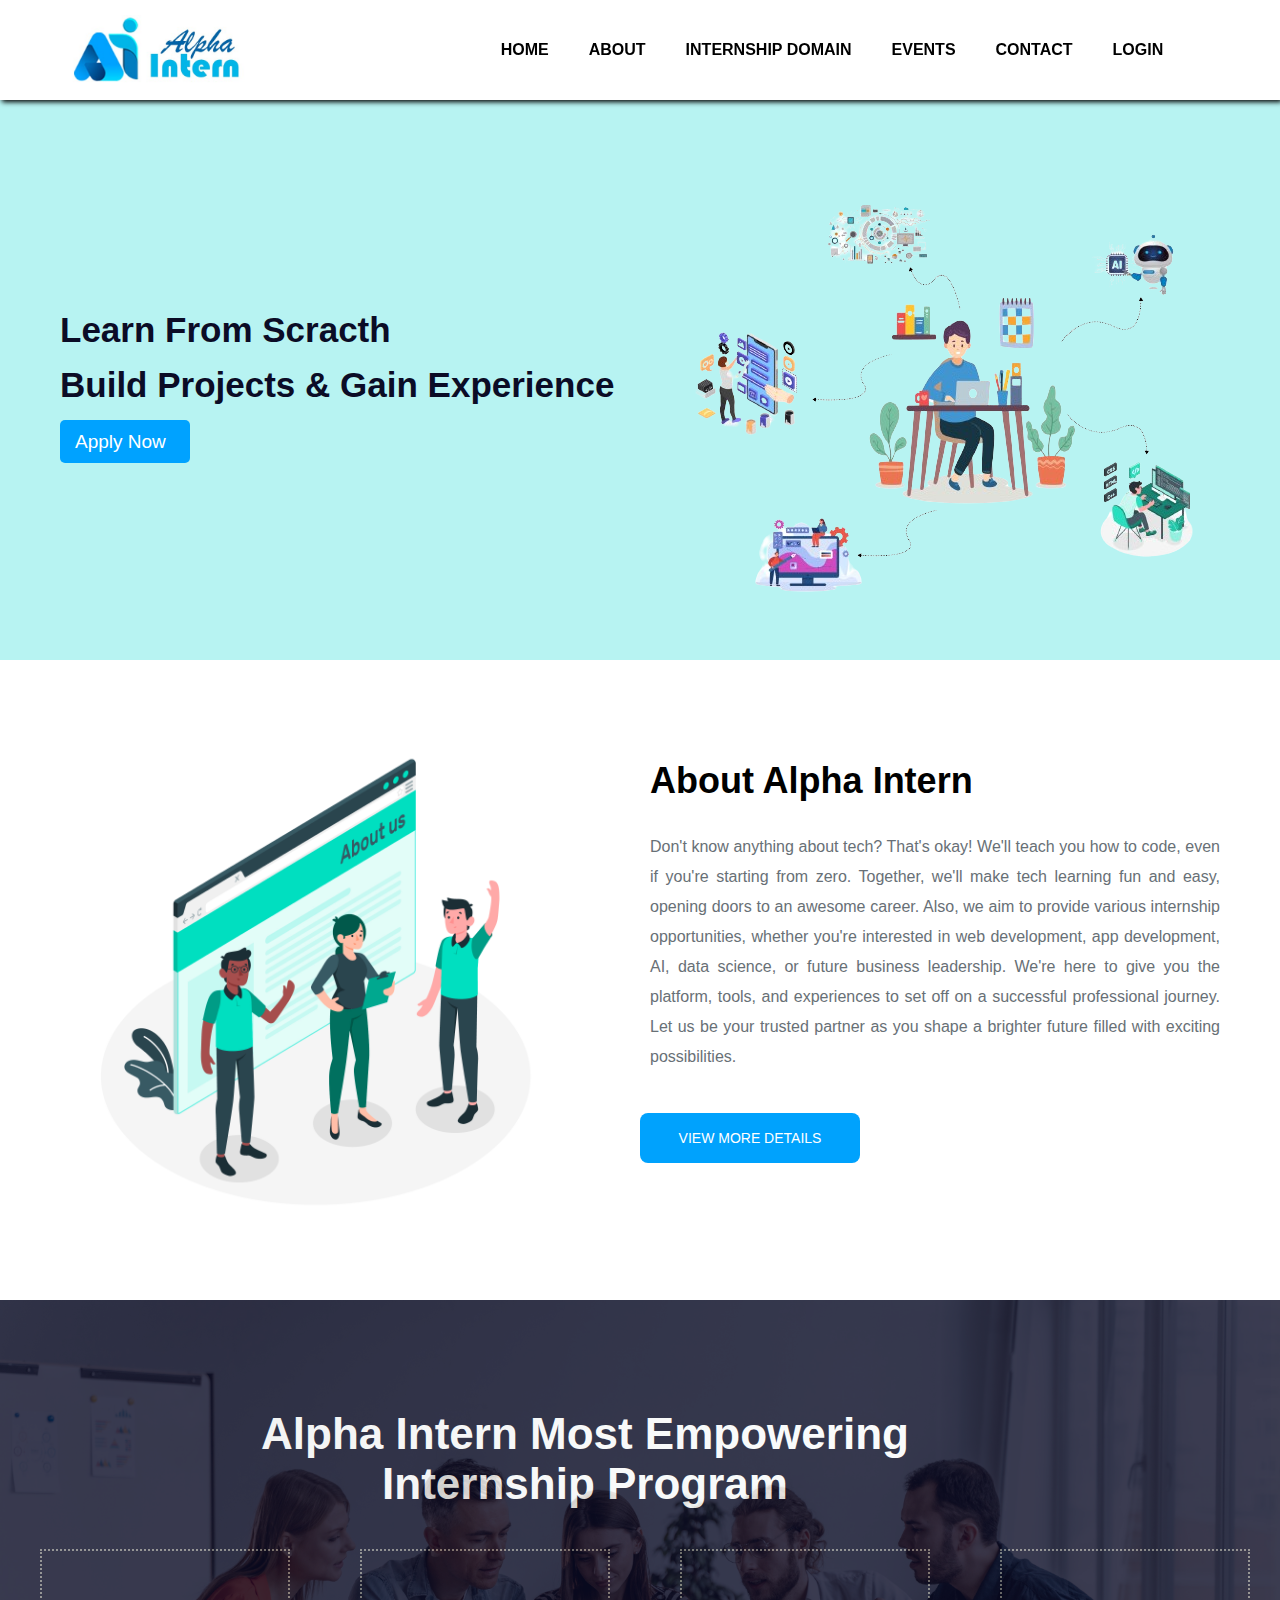
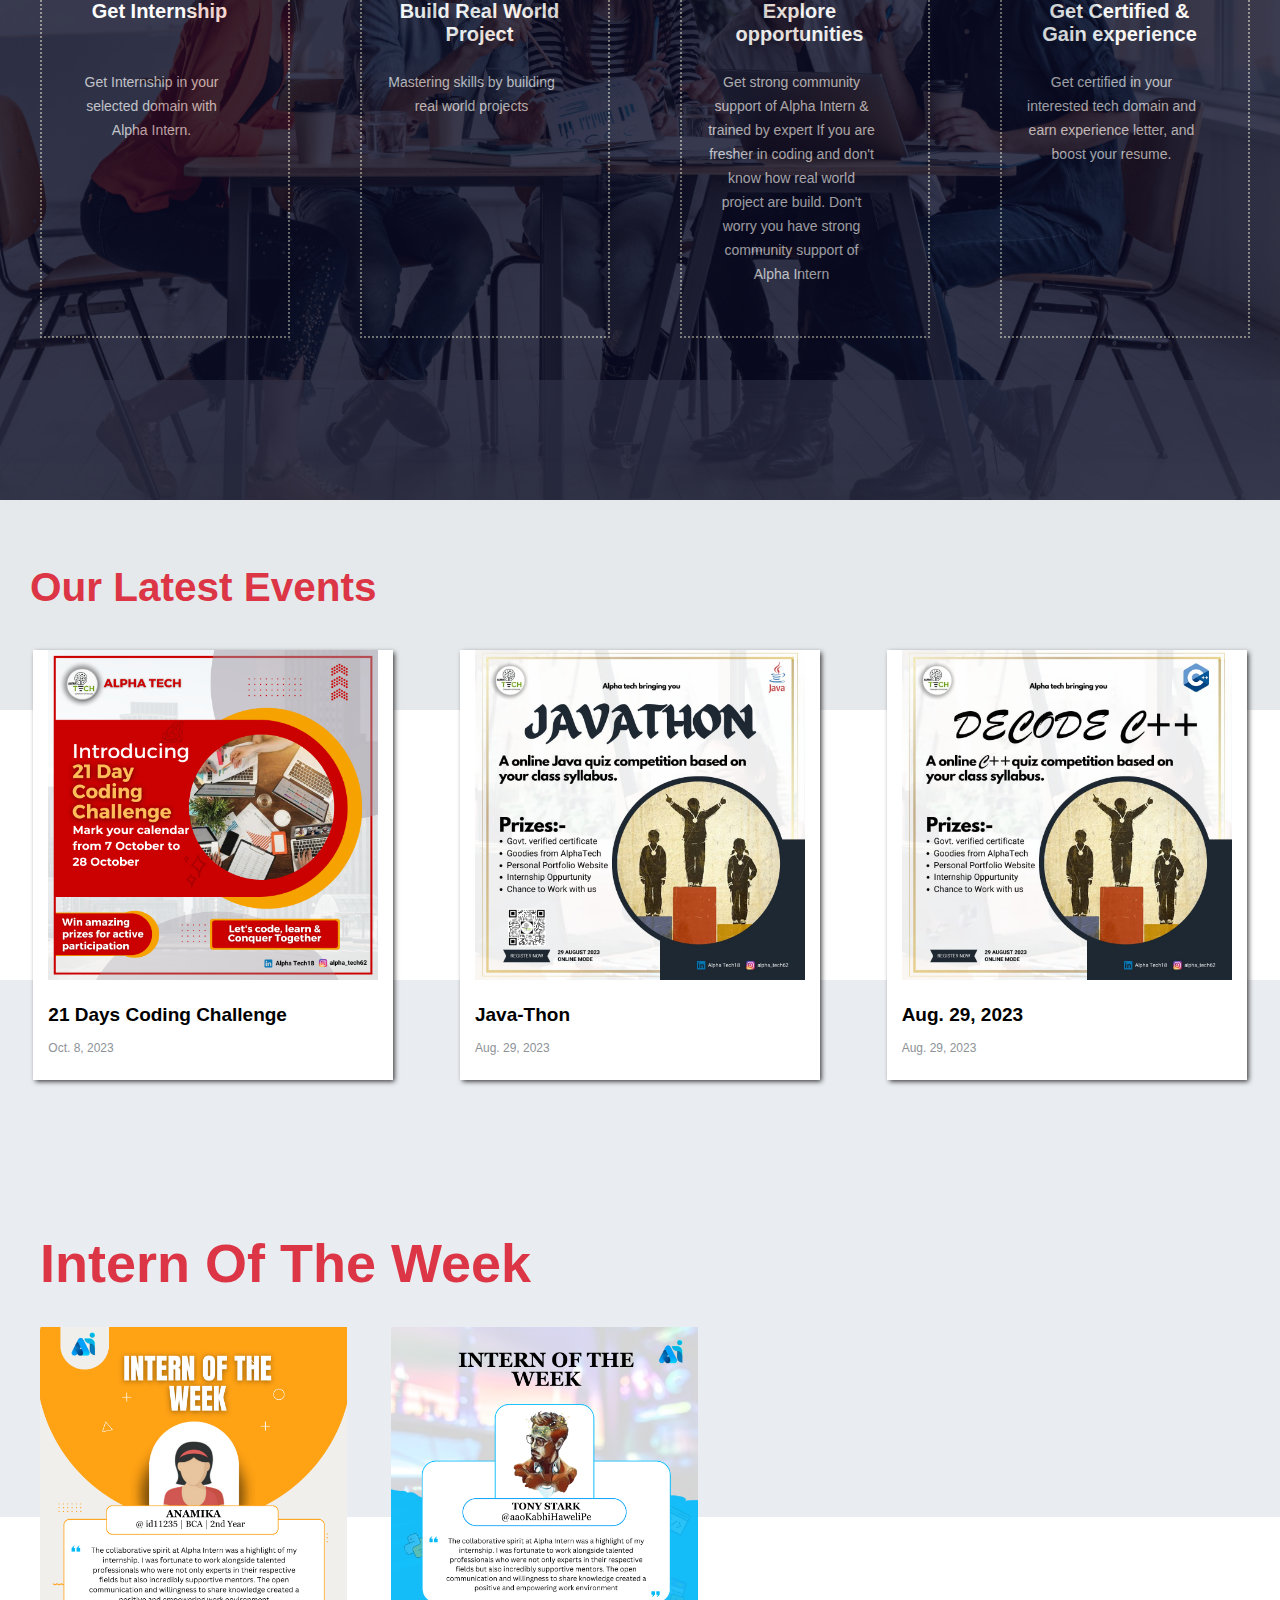
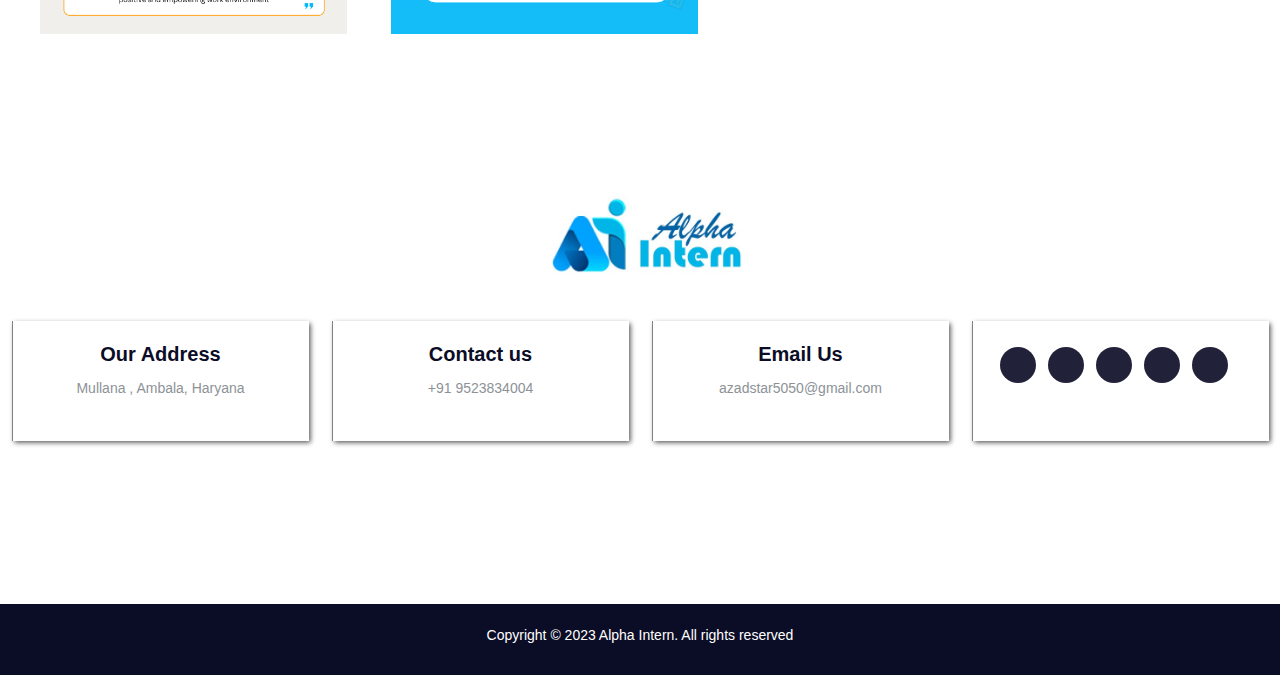
<file: Alpha Intern clone/index.html>
<!DOCTYPE html>
<html lang="en">
<head>
    <meta charset="UTF-8">
    <meta name="viewport" content="width=device-width, initial-scale=1.0">
    <link rel="stylesheet" href="style.css">
    <link rel="icon" href="Screenshot 2024-01-20 154830.png">
    <link rel="stylesheet" href="https://cdnjs.cloudflare.com/ajax/libs/font-awesome/6.5.1/css/all.min.css" integrity="sha512-DTOQO9RWCH3ppGqcWaEA1BIZOC6xxalwEsw9c2QQeAIftl+Vegovlnee1c9QX4TctnWMn13TZye+giMm8e2LwA==" crossorigin="anonymous" referrerpolicy="no-referrer" />
    <title>Alpha Intern </title>
</head>
<body oncontextmenu="return false">
    <div class="nav-head">
        <div class="nav-container">
            <div class="nav-logo">
                <img src="new_logo.jpg" alt="">
            </div>
            <div class="nav-title">
                <p>HOME</p>
                <p>ABOUT</p>
                <p>INTERNSHIP DOMAIN</p>
                <p>EVENTS</p>
                <P>CONTACT</P>
                <P>LOGIN</P>
            </div>
        </div>
    </div>
    <div class="apply-container">
        <div class="apply-text">
            <h2>Learn From Scracth</h2>
            <h2>Build Projects & Gain Experience</h2>
            <button>Apply Now</button>
        </div>
        <div class="apply-img">
            <img src="main-slider.png" alt="">
        </div>
    </div>
    <div class="about-container">
        <div class="about-img">
            <img src="single-img-ten.jpg" alt="">
        </div>
        <div class="about-text">
            <h2>About Alpha Intern</h2>
            <p>Don't know anything about tech? That's okay! We'll teach you how to code, even if you're starting from zero. Together, we'll make tech learning fun and easy, opening doors to an awesome career. Also, we aim to provide various internship opportunities, whether you're interested in web development, app development, AI, data science, or future business leadership. We're here to give you the platform, tools, and experiences to set off on a successful professional journey. Let us be your trusted partner as you shape a brighter future filled with exciting possibilities.</p>
            <button>VIEW MORE DETAILS</button>

        </div>
    </div>
    <div class="internship-program-container">
        <div class="intern-program">
            <div class="intern-program-title">
                <h1>Alpha Intern Most Empowering <br> Internship Program</h1>
            </div>
            <div class="program-container">
                <div class="get-intern">
                    <h5 class="h5">Get Internship</h5>
                    <p>
                        Get Internship in your selected domain with Alpha Intern.
                        
                        </p>
                </div>
                <div class="real-world-project">
                    <h5 class="h5">Build Real World Project</h5>
                    <p>
                        Mastering skills by building real world projects</p>
                </div>
                <div class="Explore-oportunities">
                    <h5 class="h5">Explore opportunities</h5>
                    <p> 
                        Get strong community support of Alpha Intern & trained by expert If you are fresher in coding and don't know how real world project are build. Don't worry you have strong community support of Alpha Intern</p>
                </div>
                <div class="get-certified">
                    <h5 class="h5"> Get Certified & Gain experience</h5>
                    <p> 
                        Get certified in your interested tech domain and earn experience letter, and boost your resume.</p>
                </div>
            </div>
        </div>
    </div>
    <div class="events">
        <h2>Our Latest Events</h2>
    </div>
    <div class="our-program">
        <div class="coding-challenge">
            <img src="at0410.png" alt="">
            <div class="coding-challenge-text">
                <a>21 Days Coding Challenge</a>
                <p>
                    <i class="fa-solid fa-calendar-days"></i>
                    Oct. 8, 2023
                </p>
            </div>
        </div>
        <div class="java-thon">
            <img src="javathon-course.jpg" alt="">
            <div class="java-thone-text">
                <a>Java-Thon </a>
            <p>
                <i class="fa-solid fa-calendar-days"></i>
                Aug. 29, 2023
            </p>
            </div>
        </div>
        <div class="decode">
            <img src="c++.jpg" alt="">
            <div class="decode-text">
                <a> Aug. 29, 2023</a>
            <p>
                <i class="fa-solid fa-calendar-days"></i>
                Aug. 29, 2023
            </p>
            </div>
        </div>
    </div>
    <div class="intern-day">
        <h2>Intern Of The Week</h2>
    </div>
    <div class="inter-container">
        <!-- <div class="anamika">
            
        </div>
        <div class="tony">
            <img src="tony.png" alt="">
        </div> -->
        <img src="anamika.png" alt="">
        <img src="tony.png" alt="">
    </div>
    <div class="alpha-container">
        <div class="alpha-logo">
            <img src="new_logo.jpg" alt="">
        </div>
        <div class="our-details-container">
            <div class="our-details">
                <h5>Our Address</h5>
                <p>Mullana , Ambala, Haryana</p>
            </div>
            <div class="contact">
                <h5>Contact us</h5>
                <p>+91 9523834004</p>
            </div>
            <div class="email">
                <h5>Email Us</h5>
                <p>azadstar5050@gmail.com</p>
            </div>
            <div class="icon">
               <ul>
                <li>
                    <a href="#">
                        <i class="fa-brands fa-facebook"></i>
                    </a>
                </li>
                <li>
                    <a href="#">
                        <i class="fa-brands fa-square-twitter"></i>
                    </a>
                </li>
                <li>
                    <a href="#">
                        <i class="fa-brands fa-youtube"></i>
                    </a>
                </li>
                <li>
                    <a href="#">
                        <i class="fa-brands fa-instagram"></i>
                    </a>
                </li>
                <li>
                    <a href="#">
                        <i class="fa-brands fa-linkedin"></i>
                    </a>
                </li>
               </ul>                
            </div>
        </div>
        
    </div>
    <div class="footer">
        <span>
            Copyright © 2023 Alpha Intern. All rights reserved
        </span>
    </div>
</body>
</html>
</file>
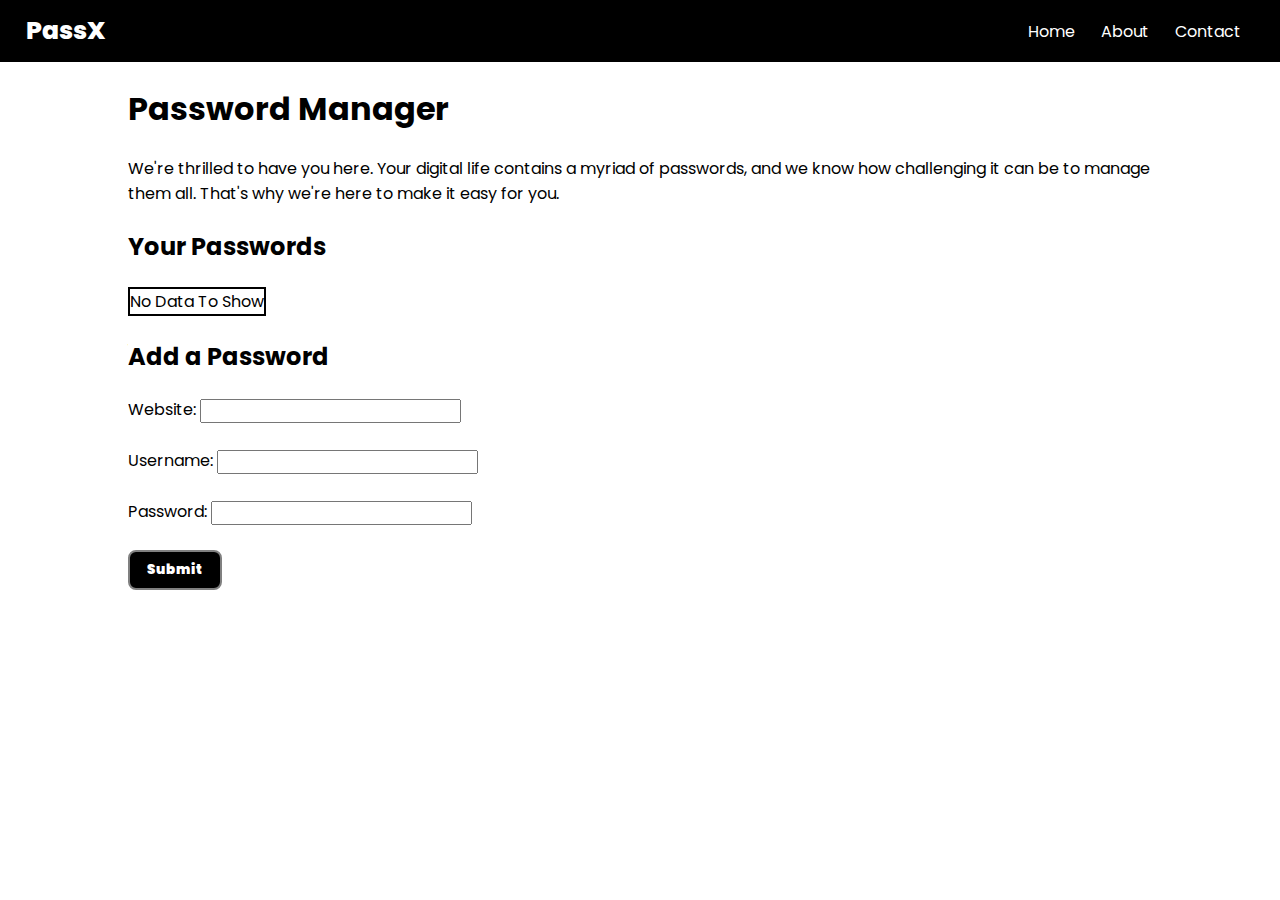
<file: password-manager/index.html>
<!DOCTYPE html>
<html lang="en">

<head>
    <meta charset="UTF-8">
    <meta name="viewport" content="width=device-width, initial-scale=1.0">
    <title>PassX - Your Personal Password Manager</title>
    <link rel="stylesheet" href="style.css">
</head>

<body>
    <nav>
        <div class="logo">PassX</div>
        <ul>
            <li>Home</li>
            <li>About</li>
            <li>Contact</li>
        </ul>
    </nav>
    <div class="container">
        <h1>Password Manager</h1>
        <p>We're thrilled to have you here. Your digital life contains a myriad of passwords, and we know how
            challenging it can be to manage them all. That's why we're here to make it easy for you.</p>
        <h2>Your Passwords <span id="alert">(Copied!)</span></h2> 
        <table>
            <tr>
                <th>Website</th>
                <th>Username</th>
                <th>Password</th>
                <th>Delete</th>
            </tr> 
 
        </table>

        <h2>Add a Password</h2>
        <form action="/submit" method="post">

            <!-- Text input for website -->
            <label for="website">Website:</label>
            <input type="text" id="website" name="website" required>
            <br><br>

            <!-- Text input for username -->
            <label for="username">Username:</label>
            <input type="text" id="username" name="username" required>
            <br><br>

            <!-- Password input -->
            <label for="password">Password:</label>
            <input type="password" id="password" name="password" required>
            <br>
            <!-- Submit button -->
            <button class="btn" type="submit">Submit</button>
        </form>
    </div>
    <script src="script.js"></script>
</body>

</html>
</file>
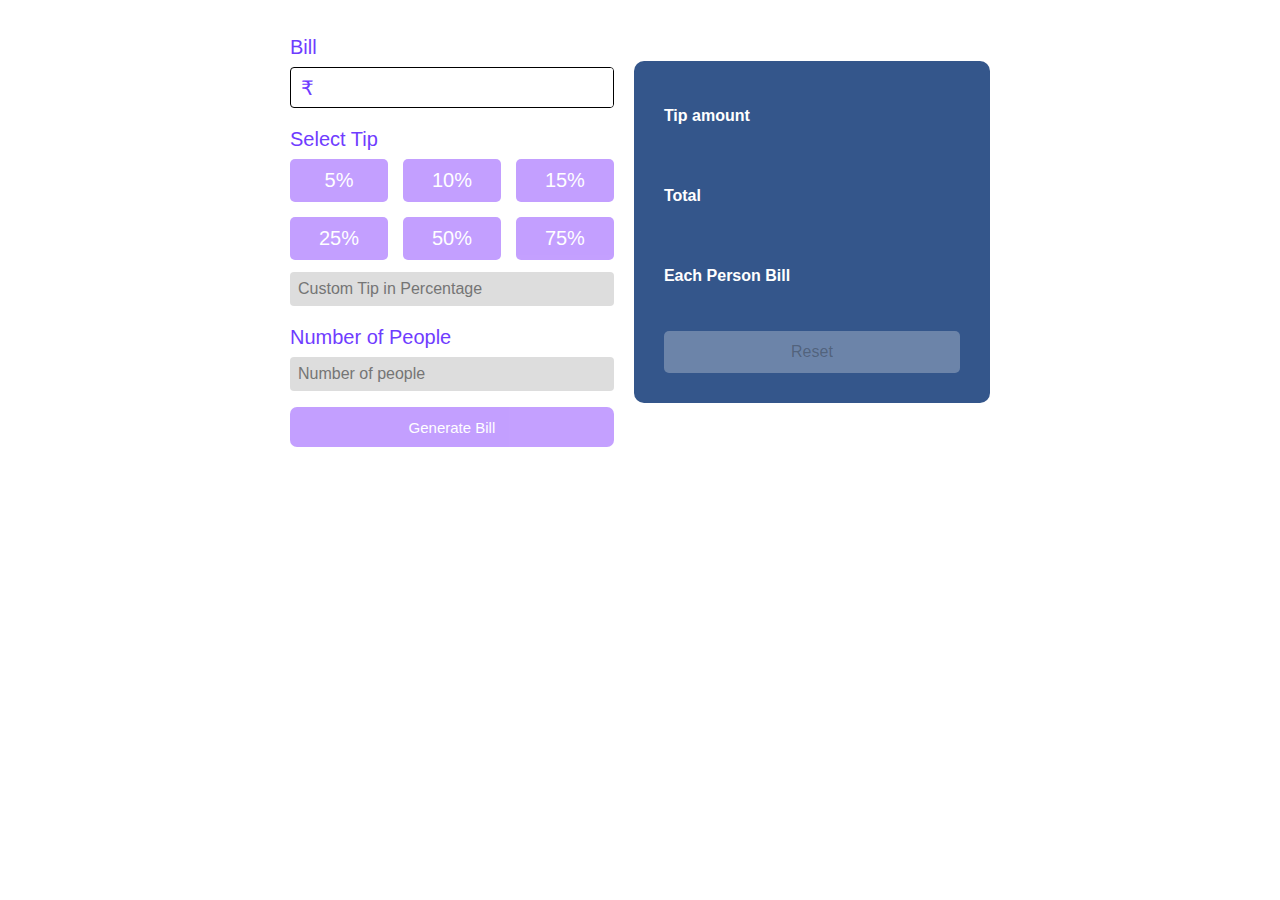
<file: Tip Calculator/index.html>
<!DOCTYPE html>
<html lang="en">
  <head>
    <meta charset="UTF-8" />
    <meta name="viewport" content="width=device-width, initial-scale=1.0" />
    <title>Bill Splitter</title>
    <link rel="stylesheet" href="style.css" />
    <script src="script.js" defer></script>
  </head>
  <body>
    <main>
      <div class="bill-input">
        <p>Bill</p>
        <div class="input-container">
          <span>₹</span>
          <input id="bill-amount" type="number" />
        </div>
        <p>Select Tip</p>
        <div class="tip-container disabled">
          <button class="tip">5%</button>
          <button class="tip">10%</button>
          <button class="tip">15%</button>
          <button class="tip">25%</button>
          <button class="tip">50%</button>
          <button class="tip">75%</button>
        </div>
        <input
          class="custom-tip gray-input"
          type="number"
          placeholder="Custom Tip in Percentage"
          disabled
        />
        <p>Number of People</p>
        <input
          class="number-of-people gray-input"
          type="number"
          placeholder="Number of people"
          disabled
        />
        <button class="generate-bill-btn" disabled>Generate Bill</button>
      </div>
      <div class="bill-output">
        <p class="tip-amount">Tip amount <span></span></p>
        <p class="total">Total <span></span></p>
        <p class="each-person-bill">Each Person Bill <span></span></p>
        <button class="reset-btn" disabled>Reset</button>
      </div>
    </main>
  </body>
</html>
</file>
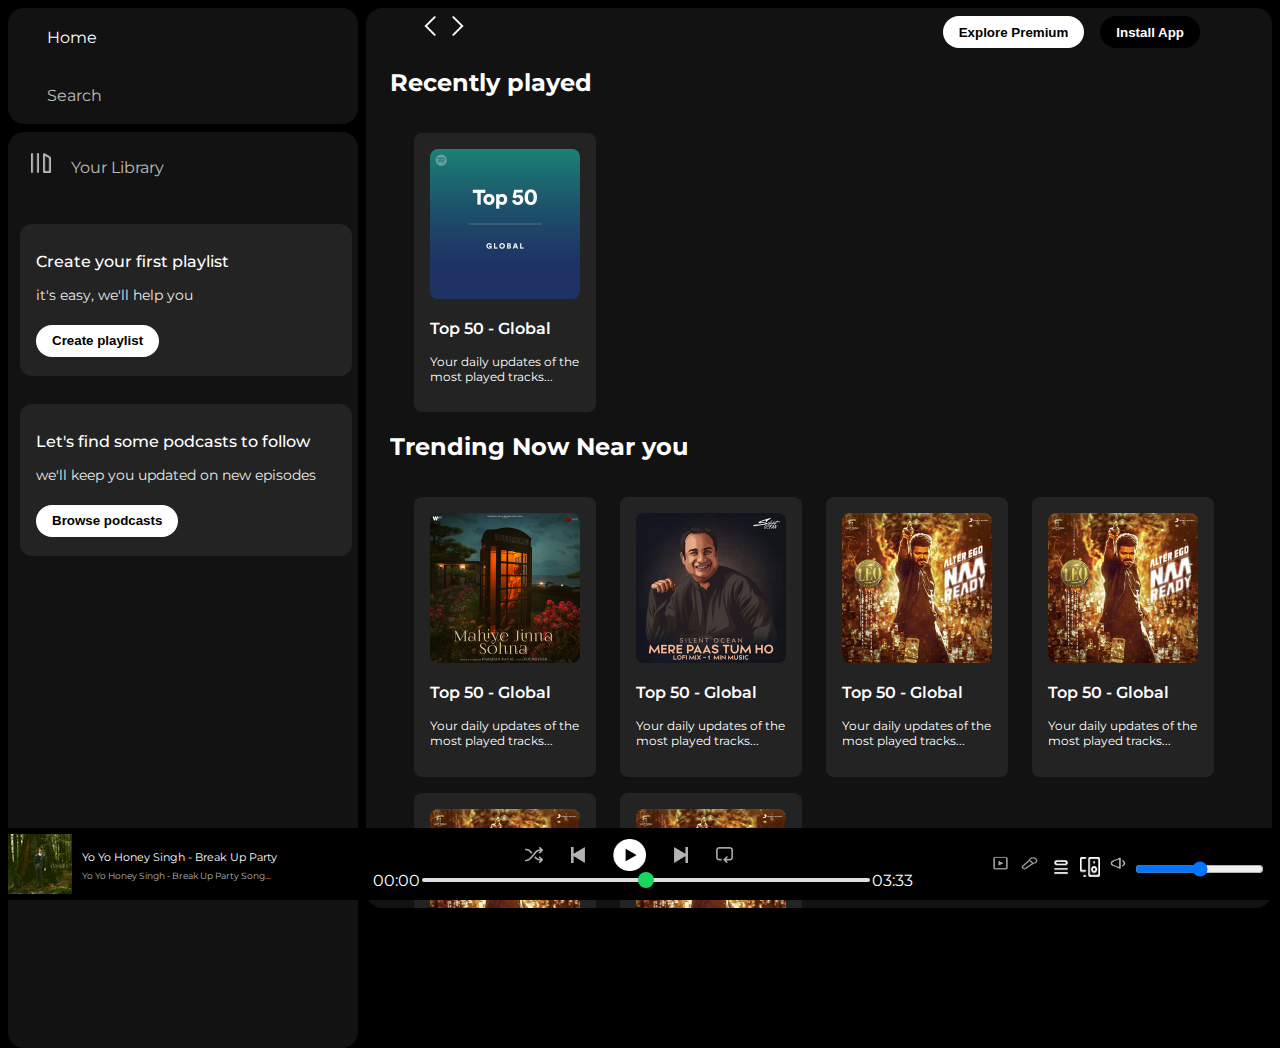
<file: Spotify Clone/Spotify Clone/index.html>
<!DOCTYPE html>
<html lang="en">
  <head>
    <meta charset="UTF-8" />
    <meta name="viewport" content="width=device-width, initial-scale=1.0" />
    <link rel="stylesheet" href="https://cdnjs.cloudflare.com/ajax/libs/font-awesome/6.4.2/css/all.min.css" integrity="sha512-z3gLpd7yknf1YoNbCzqRKc4qyor8gaKU1qmn+CShxbuBusANI9QpRohGBreCFkKxLhei6S9CQXFEbbKuqLg0DA==" crossorigin="anonymous" referrerpolicy="no-referrer" />
    <link rel="icon" href="./assets/logo.png">
    <title>Spotify - Web Player: Music for everyone</title>
    <link rel="preconnect" href="https://fonts.googleapis.com">
    <link rel="preconnect" href="https://fonts.gstatic.com" crossorigin>
    <link href="https://fonts.googleapis.com/css2?family=Montserrat:wght@300;400;500;600;700&display=swap" rel="stylesheet">
    <link rel="stylesheet" href="style.css" />
  </head>
  <body>
    <div class="main">
      <div class="music-player">
        <div class="album">
          <div class="album-control">
            <img src="./assets/album_picture.jpeg" alt="">
          </div>
          <div class="album-title">
            <p class="album1">Yo Yo Honey Singh - Break Up Party </p>
            <p class="album2">Yo Yo Honey Singh - Break Up Party Song...</p>
          </div>
          <div class="heart"><i class="fa-regular fa-heart"></i></div>
        </div>
        <div class="player">
          <div class="player-controls">
            <img src="./assets/player_icon1.png" class="player-control-icon" alt="">
            <img src="./assets/player_icon2.png" class="player-control-icon" alt="">
            <img src="./assets/player_icon3.png" class="player-control-icon" style="opacity: 1; height: 2rem;" alt="">
            <img src="./assets/player_icon4.png" class="player-control-icon" alt="">
            <img src="./assets/player_icon5.png" class="player-control-icon" alt="">
          </div>
          <div class="playback-bar">
            <span class="curr-time">00:00</span>
            <input type="range" min="0" max="100" class="progress-bar" step="1" name="" id="">
            <span class="tot-time">03:33</span>
          </div>
        </div>
        <div class="controls">
          <div class="control-icon">
            <img class="control-icon2" src="./assets/controls_icon1.png" alt="">
            <img class="control-icon2" src="./assets/controld_icon2.png" alt="">
            <img class="control-icon1" src="./assets/controls_icon3.png" alt="">
            <img class="control-icon1" src="./assets/controls_icon4.png" alt="">
            <img src="./assets/controls_icon5.png" class="control-icon2" alt="">
            <input type="range" min="0" max="100" >
          </div>
        </div>
      </div>
      <div class="sidebar">
        <div class="nav">
          <div class="nav-option " style="opacity: 1;">
            <i class="fa-solid fa-house"></i>
            <a href="#" >Home</a>
          </div>
          <div class="nav-option">
            <i class="fa-solid fa-magnifying-glass"></i>
            <a href="#">Search</a>
          </div>
        </div>
        <div class="library">
          <div class="option">
            <div class="lib-option nav-option">
              <img src="./assets/library_icon.png" alt="">
              <a href="#">Your Library</a>
            </div>
            <div class="icons">
              <i class="fa-solid fa-plus"></i>
              <i class="fa-solid fa-arrow-right"></i>
            </div>
          </div>
          <div class="lib-box">
            <div class="box">
              <p class="box-p1">Create your first playlist</p>
              <p class="box-p2">it's easy, we'll help you</p>
              <button class="badge">Create playlist</button>
            </div>
            <div class="box">
              <p class="box-p1">Let's find some podcasts to follow</p>
              <p class="box-p2">we'll keep you updated on new episodes</p>
              <button class="badge">Browse podcasts</button>
            </div>
          </div>
        </div>
      </div>
      <div class="main-content"> 
        <div class="sticky-nav">
            <div class="sticky-nav-icons">
              <img src="./assets/backward_icon.png" alt="">
              <img src="./assets/forward_icon.png" class="hide" alt="">
            </div>
            <div class="sticky-nav-option">
              <a href="C:\Users\rahul\Downloads\Spotify Clone\index.html"><button  class="badge nav-item hide" style="cursor: pointer;"> Explore Premium </button></a>
              <!-- <button  class="badge nav-item hide"> Explore Premium </button> -->
              <button class="badge nav-item dark-badge"><i class="fa-regular fa-circle-down"></i> Install App</button>
              <i class="fa-regular fa-user nav-item"></i>
            </div>
          </div>
        <div class="cards">
          <h2>Recently played</h2>
          <div class="card-container">
            <div class="card">
              <img class="card-img" src="./assets/card1img.jpeg" alt="">
              <p class="Card-title">Top 50 - Global  </p>
              <p class="card-info">Your daily updates of the most played tracks...</p>
            </div>
          </div>
          <h2>Trending Now Near you</h2>
          <div class="card-container">
            <div class="card">
              <img class="card-img" src="./assets/card2img.jpeg" alt="">
              <p class="Card-title">Top 50 - Global </p>
              <p class="card-info">Your daily updates of the most played tracks...</p>
            </div>
            <div class="card">
              <img class="card-img" src="./assets/card3img.jpeg" alt="">
              <p class="Card-title">Top 50 - Global </p>
              <p class="card-info">Your daily updates of the most played tracks...</p>
            </div>
            <div class="card">
              <img class="card-img" src="./assets/card4img.jpeg" alt="">
              <p class="Card-title">Top 50 - Global </p>
              <p class="card-info">Your daily updates of the most played tracks...</p>
            </div>
            <div class="card">
              <img class="card-img" src="./assets/card4img.jpeg" alt="">
              <p class="Card-title">Top 50 - Global </p>
              <p class="card-info">Your daily updates of the most played tracks...</p>
            </div>
            <div class="card">
              <img class="card-img" src="./assets/card4img.jpeg" alt="">
              <p class="Card-title">Top 50 - Global </p>
              <p class="card-info">Your daily updates of the most played tracks...</p>
            </div>
            <div class="card">
              <img class="card-img" src="./assets/card4img.jpeg" alt="">
              <p class="Card-title">Top 50 - Global </p>
              <p class="card-info">Your daily updates of the most played tracks...</p>
            </div>
          </div>
          <h2>Features Charts</h2>
          <div class="card-container">
            <div class="card">
              <img class="card-img" src="./assets/card5img.jpeg" alt="">
              <p class="Card-title">Top songs Global </p>
              <p class="card-info">Your daily updates of the most played tracks...</p>
            </div>
            <div class="card-container">
              <div class="card">
                <img class="card-img" src="./assets/card6img.jpeg" alt="">
                <p class="Card-title">Top songs India </p>
                <p class="card-info">Your daily updates of the most played tracks...</p>
              </div>
              <div class="card-container">
                <div class="card">
                  <img class="card-img" src="./assets/card1img.jpeg" alt="">
                  <p class="Card-title">Top 50 - Global </p>
                  <p class="card-info">Your daily updates of the most played tracks...</p>
                </div>
        </div>
          </div>
          
        </div>
        <div class="footer"></div>
        <div class="line"></div>
      </div>
    

    
  </body>
</html>
</file>
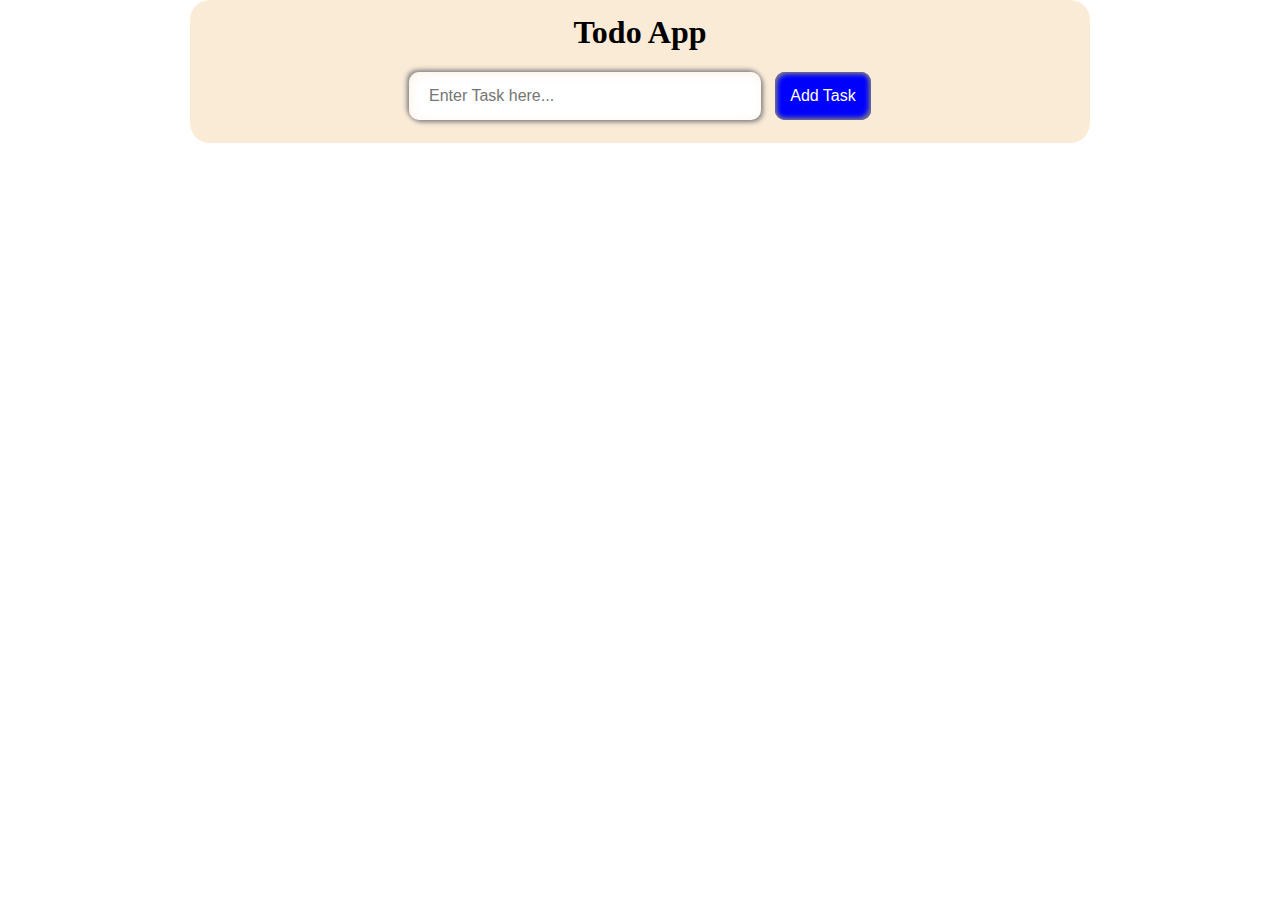
<file: To do list/todoApp.html>
<!DOCTYPE html>
<html lang="en">
<head>
    <meta charset="UTF-8">
    <meta name="viewport" content="width=device-width, initial-scale=1.0">
    <title>Todo List</title>
    <link rel="stylesheet" href="style.css">
</head>
<body>
    <div class="container">
        <H1>Todo App</H1>

        <input type="text" placeholder="Enter Task here...">
        <button id="add">Add Task</button>
    <ul>
    </ul>
    </div>
        <script src="todoApp.js"></script>
</body>
</html>
</file>
<file: Alpha Intern clone/style.css>
body
{
    margin: 0;
    padding: 0;
    box-sizing: border-box;
    justify-content: center;
    text-align: center;
    font-family: "Poppins", Arial, Helvetica, sans-serif;
    /* position: relative; */
}
.nav-head
{
    height: 100px;
    width: 100%;
    position: relative;
}
.nav-container
{
    width: 100%;
    height: 100px;
    display: flex;
    box-shadow: 2px 2px 5px black;
    background-color: #ffffff;
    position:fixed   ;
    top: 0;
    left: 0;
    right: 0;
    /* overflow: hidden; */
}
.nav-logo
{
    height: 100px;
    width: 30%;
    display: flex;
    justify-content: center;
    align-items: center;

}
.nav-logo img
{
    height: 70px;
    
    width: 191px;
    position: absolute;
    left: 55px;
}
.nav-title
{
    height: 100px;
    width: 70%;
    display: flex;
    gap: 40px;
    justify-content: center;
    align-items: center;
    font-weight: 800;
    font-size: 16px;
}
.nav-title p
{
    transition: all 0.2s ease-in;
}
.nav-title p:hover
{
    color: red;
    cursor: pointer;
    
}
.apply-container
{
    height: 570px;
    width: 100%;
    background-color: #b7f3f2;
    /* position: relative;
    top: -10px; */
    margin-top: -10px;
    display: flex;
}
.apply-text
{
    width: 50%;
    height: 100%;
    /* position: absolute;
    top: 300px; */
    text-align: justify;
    margin-top: 220px;
}
.apply-text h2
{
    font-size: 35px;
    margin: 0px 0px 15px;
    color: #0b0c26;
    
    margin-left: 60px;
    
}
.apply-text button
{
    height: 43px;
    width: 130px;
    padding: 7px 15px;
    font-size: 19px;
    background-color: #00a2ff;
    color: #ffffff;
    text-align: justify;
    border-radius: 5px;
    border: none;
    margin-left: 60px;

}
.apply-img
{
    height: 100%;
    width: 50%;
    /* position: absolute;
    right: 0; */
    margin-top: 100px;
}
.about-container
{
    height: 500px;
    width: 100%;
    display: flex;
    padding: 70px 0px;

}
.about-img
{
    height: 100%;
    width: 50%;
    align-items: center;
    justify-content: center;

}
.about-img img
{
    height: 495px;
    width: 477px;
}
.about-text
{
    height: 100%;
    width: 50%;
    text-align: justify;
    
}
.about-text h2
{
    font-size: 36px;
    margin-left: 10px;
    font-weight: 700;

    
}
.about-text p
{
    font-size: 16px;
    margin-right: 60px;
    line-height: 30px;
    margin-left: 10px;
    color: #687076;
}
.about-text button
{
    width: 220px;
    height: 50px;
    background-color: #00a2fd;
    margin: 25px 0 0;
    padding: 13px 30px;
    font-size: 14px;
    color: white;
    border: none;
    border-radius: 8px;
}
.internship-program-container
{
    background-image: url(businesspeople-meeting-office-working.jpg);
    background-size: cover;
    width: 100%;
    height: 800px;
    /* margin-top: -140px; */
}
.intern-program
{
    height: 640px;
    width: 100%;
    background-color: #0b0c26;
    opacity: 0.8;
    text-align: center;

    color: white;
    padding: 80px 0px;

    
}
.intern-program-title
{
    height: 90px;
    width: 1100px;
    text-align: center;
    
    margin-left: 20px;
    padding: 0px 15px;
    font-size: 22px;
    
}
.program-container
{
    height: 700px;
    width: 100%;
    display: flex;
    justify-content: center;
    margin-top: 50px;
    
    
}
.get-intern, .real-world-project, .Explore-oportunities, .get-certified
{
    height: 300px;
    width: 455px;
    padding: 49px 25px 36px;
    border: 2px dotted grey;
    margin-left: 40px;
    margin-right: 30px;
}
.get-intern h5, .real-world-project h5, .Explore-oportunities h5, .get-certified h5
{
    height: 60px;
    width: 185px;
    font-size: 20px;
    margin: 0  0 10px;
    /* line-height: 20px; */

}
.get-intern p, .real-world-project p, .Explore-oportunities p, .get-certified p
{
    height: 250px;
    width: 169px;
    margin-top: -10px;
    line-height: 24px;
    margin: 0 0 15px;
    font-size: 14px;
    color: #ffffffbf;
}
.events
{
    height: 30px;
    width: 100%;
    /* padding: 60px; */
    display: flex;
    justify-content: start;
    /* margin-top: 90px;
    margin-left: 20px; */
    margin: -120px 0px 0px;
    padding: 150px 0px 180px;
    font-size: 27px;
    color: #dc3545;
    background-color: #d1d8de8f;
    box-sizing: border-box;
}
.events h2
{
    margin-left: 30px;
}
.our-program
{
    height: 450px;
    width: 100%;
    display: flex;
    justify-content: space-around;
    margin-top: -60px;

    /* gap: 20px; */

}
.coding-challenge, .java-thon, .decode
{
   
    height: 430px;
    width: 330px;
    padding: 0px 15px;
    box-shadow: 1.8px 1.8px 5px  rgba(0, 0, 0, 0.779);
    background-color: #ffffff;
}
.coding-challenge img, .java-thon img, .decode img
{
    height: 330px;
    width: 330px;
}
.coding-challenge-text, .java-thone-text, .decode-text

{
    height: 100px;
    width: 100%;
    /* padding: 22px 27px; */
    margin-top: 20px;
    text-align: start;
    /* line-height: -20px; */
}
.coding-challenge-text a, .java-thone-text a, .decode-text a
{
    margin-top: 0px;
    font-size: 19px;
    font-weight: 600;
}
.coding-challenge p, .java-thon p, .decode p
{
    font-size: 12px;
    text-align: start;
    color: #8d9297;
    padding: 7px 7px 7px 0px;
    margin-top: 8px;
}
.intern-day
{
    height: 150px;
    width: 100%;
    margin: -120px 0px 0px;
    padding: 207px 0px 180px;
    font-size: 36px;
    color: #dc3545;
    background-color: #e9ecf1;
    text-align: start;
}
.intern-day h2
{
    margin-left: 40px;
}
.inter-container
{
    height: 307px;
    width: 100%;
    margin-top: -190px;
    text-align: start;
    

}
.inter-container img
{
    height: 307px;
    width: 307px;
    margin-left: 40px;
}
.alpha-container
{
    width: 100%;
    height: 470px;
    /* border: 1px solid black; */
    padding: 62px 0px 55px;
    margin-top: 100px;
    /* overflow: hidden; */
    box-sizing: border-box;
}
.alpha-logo
{
    height: 80px;
    width: 100%;
    margin: 0px 0px 45px;
}
.alpha-logo img
{
    height: 80px;
    width: 218px;
}
.our-details-container
{
    width: 100%;
    height: 150px;
    display: flex;
    justify-content: space-around;
    
}
.icon, .email, .contact, .our-details
{
    height: 120px;
    width: 296px;
    /* padding: 33px 15px 37px; */
    border-left: 1px solid grey;
    box-shadow: 1.8px 1.8px 5px rgba(0, 0, 0, 0.696);
    line-height: 0px;
    /* margin-top: 20px; */
}
.email h5, .contact h5, .our-details h5
{
    font-size: 20px;
    color: #0b0c26;
}
.email p, .contact p, .our-details p
{
    font-size: 14px;
    color: #8d9297;
}

.icon a
{
    /* height: 36px;
    width: 36px; */
    text-decoration: none;
  
    color: #ffffff;
    /* border-radius: 50%; */
    /* display: flex; */
    /* justify-content: center;
    align-items: center; */
    /* flex-direction: column; */
    /* padding-top: 10px; */
   
}
.icon i
{
   
    font-size: 16px;
    color: #ffffff;
    text-align: center;
    
    margin-top: 10px;
    margin-left: 0px;
}
.icon ul
{
    list-style: none;
    display: flex;
    gap: 25px;
}
.icon li
{
    height: 36px;
    width: 36px;   
    background-color: #212239;
    border-radius: 50%;
    margin-left: -13px;
    margin-top: 10px;
}
.footer
{
    height: 71px;
    width: 100%;
    padding: 23px 0px;
    font-size: 14px;
    text-align: center;
    background-color: #0b0c26;
    color: #ffffff;
    box-sizing: border-box ;
}
</file>
<file: password-manager/style.css>
@import url('https://fonts.googleapis.com/css2?family=Noto+Sans:ital,wght@0,700;1,300&family=Poppins:wght@300;400;600&display=swap');

* {
    margin: 0;
    padding: 0;
    font-family: 'Noto Sans', sans-serif;
    font-family: 'Poppins', sans-serif;
}

nav {
    background-color: black;
    color: white;
    padding: 12px 3px;
    display: flex;
    justify-content: space-between;
}

.logo{
    margin: 0 23px;
    font-weight: 800;
    font-size: 25px;
    cursor: pointer;
}

ul {
    display: flex;
    margin: 0 23px;
    align-items: center;
}

ul > li {
    list-style: none;
    margin: 0 13px;
    cursor: pointer;
}

ul > li:hover{
    color: white;

}

table, td, tr{
    border: 2px solid black;
    border-collapse: collapse;
    padding: 5px 13px;
}

.container {
    max-width: 80vw;
    margin: 23px auto;
}

h1, h2, h3 {
    margin: 23px 0;
}

.btn{
    padding: 8px 17px;
    background: black;
    color: white;
    font-weight: 900;
    border: 2px solid gray;
    border-radius: 8px;
    margin: 25px 0;
    cursor: pointer;
}

.btnsm{ 
    padding: 8px 17px;
    background: black;
    color: white;
    font-weight: 900;
    border: 2px solid gray;
    border-radius: 8px; 
    cursor: pointer;
}

img{
    cursor: pointer;
    position: relative;
    bottom: 7px;
    width: 15px;
    height: 13px;
}

#alert{
    display: none;
}
</file>
<file: Tip Calculator/style.css>
* {
    box-sizing: border-box;
}

body {
    margin: 0 16px;
    font-family: sans-serif;
}

main {
    max-width: 700px;
    margin: 0 auto;
    display: flex;
    align-items: center;
    gap: 20px;
    margin-block: 16px;
}

main > div {
    width: 100%;
}

.bill-input {
    color: #6f3cff;;
    font-size: 20px;
}

p {
    margin-bottom: 8px;
}


.input-container {
    border: 1px solid black;
    padding-left: 10px;
    border-radius: 4px;
    display: flex;
    align-items: center;
    font-size: 20px;
    overflow: hidden;
}

.input-container input {
    border: none;
    outline: none;
    appearance: none;
    width: 100%;
    padding: 8px 4px;
    font-size: inherit;
    color: inherit;
}

.bill-output {
    background-color: #34568b;
    color: white;
    border-radius: 10px;
    padding: 30px;
    display: flex;
    flex-direction: column;
    gap: 38px;
}

input[type=number]::-webkit-inner-spin-button, 
input[type=number]::-webkit-outer-spin-button { 
    -webkit-appearance: none;
    -moz-appearance: none;
    appearance: none;
    margin: 0; 
}

.tip-container {
    display: grid;
    grid-template-columns: 1fr 1fr 1fr;
    gap: 15px;
    color: white;
    margin-bottom: 12px;
}

.tip-container.disabled {
    opacity: 0.6;
}

.tip {
    background-color: #9c60ff;
    border-radius: 5px;
    text-align: center;
    padding: 10px;
    cursor: pointer;
    font: inherit;
    color: inherit;
    border: none;
}

.tip-container.disabled .tip {
    cursor: not-allowed;
}

.tip.selected {
    outline: 4px solid rgba(255, 162, 0, 0.888);
}

.gray-input {
    border: none;
    outline: none;
    background-color: #ddd;
    font-size: 16px;
    padding: 8px;
    width: 100%;
    border-radius: 4px;
}

.generate-bill-btn {
    width: 100%;
    height: 40px;
    border: none;
    font-size: 15px;
    border-radius: 7px;
    background-color: #9c60ff;
    color: white;
    cursor: pointer;
    margin-top: 16px;
}

.generate-bill-btn:disabled {
    opacity: 0.6;
    cursor: not-allowed;
}

.bill-output p span {
    font-size: 25px;
}

.bill-output p {
    font-weight: 700;
    display: flex;
    align-items: center;
    justify-content: space-between;
}

.reset-btn {
    padding: 12px;
    border: none;
    border-radius: 5px;
    font-size: 16px;
    width: 100%;
    cursor: pointer;
    /* cursor: not-allowed; */
    font-family: inherit;
}

input:disabled {
    cursor: not-allowed;
}



@media(max-width: 550px) {
    main {
        flex-direction: column;
    }
}
</file>
<file: Spotify Clone/Spotify Clone/style.css>
body
{
  font-family: 'Montserrat', sans-serif;
  margin: 0;
  background-color: black;
  color: white;
  overflow: hidden;
}
.main
{
  height: 100vh;
  display: flex;
  padding: 0.5rem;
}
.sidebar
{
  background-color: #000000;
  width: 350px;
  border-radius: 1rem; /* 16px */
  margin-right: 0.5rem;

}
.main-content
{
 background-color:#121212;
 flex: 1;
 border-radius: 1rem; /* 16px */
 overflow: auto;
 padding: 0 1.5rem 0 1.5rem;
}
.music-player
{
  background-color: black;
  position: fixed;
  bottom: 0;
  width: 100%;
  height: 72px;
}
a{
  text-decoration: none;
  color: white;
}
.nav
{
  background-color: #121212;
  border-radius: 1rem;
  display: flex;
  flex-direction: column;
  justify-content: center;
  height: 100px;
  padding: 0.5rem 0.75rem ;
}
.nav-option
{
  line-height: 2.5rem;
  opacity: 0.7;
  padding: 0.5rem 0.7rem;
}
.nav-option:hover
{
  
  opacity: 1;
}
.nav-option i
{
  font-size: 1.25rem;
}
.nav-option a
{
  margin-left: 1rem;
}
.library
{
  background-color: #121212;
  border-radius: 1rem;
  height: 100%;
  margin-top: 0.5rem;
  padding: 0.5rem 0.75rem;
  
}
.option
{
  display: flex;
  justify-content: space-between;
  align-items: center;
}
.lib-option img
{
  height: 1.25rem;
  width: 1.25rem;
}
.icons
{
  font-size: 1.25rem;
  display: flex;
}
.icons i
{
  opacity: 0.7;
  margin-right: 1rem;
}
.icons i:hover
{
  opacity: 1;
}
.box
{
  background-color: #232323;
  height: 8rem;
  width: 300px;
  border-radius: 0.75rem;
  /* margin: 0.75rem 1.75rem 0; */
  margin-top: 1.75rem;
  padding: 0.75rem 1rem ;
  margin-right: 0.25rem;
  /* margin-left: rem; */

}
.box-p1
{
  font-size: 1rem;
  font-weight: 500;

}
.box-p2
{
  font-size: 0.85rem;
  opacity: 0.9;
}
.badge
{
  background-color: #fff;
  border: none;
  border-radius: 100px;
  padding: 0.25rem 1rem;
  font-weight: 700;
  margin-top: 0.5rem;
  height: 2rem;
  width: fit-content;
}
.dark-badge
{
  background-color: #000000;
  color: #fff;
}
.sticky-nav
{
  position: sticky;
  top: 0;
  background-color:#121212;
  display: flex;
  justify-content: space-between;
  align-items: center;
  padding: 0 1rem 0;
  z-index: 10;
}
.sticky-nav-option
{
  display: flex;
  justify-content: center;
  align-items: center;
}
.sticky-nav-icons
{
  margin-left: 0.75rem;
}
.nav-item
{
  margin-right: 1rem;
}
@media(max-width:1000px)
{
  .hide
  {
    display: none;

  }
}
.card
{
  background-color: #232323;
  width: 150px;
  border-radius: 0.5rem;
  padding: 1rem;
  margin-left: 1.5rem;
  margin-top: 1rem;
}
.card-container
{
  display: flex;
  flex-wrap: wrap;
}
.card-img
{
  width: 100%;
  border-radius: 0.5rem;
}
.Card-title
{
  font-weight: 600;
}
.card-info
{
  font-size: 0.78rem;
  opacity: 0.8rem;
}
.footer
{
  height: 300px;
  display: flex;
  align-items: center;

}
.line
{
  width: 90%;
  height: 50%;
  border-top: 1px solid white;
  opacity: 0.4;
}
.music-player
{
    display: flex;
    justify-content: space-between;
    align-items: center;
}
.album
{
  width: 25%;
  

}
.player
{
  width: 50%;
}
.controls
{
  
  width: 25%;
}
.player-control-icon
{
  height: 1rem;
  margin-right: 1.75rem;
  opacity: 0.7;
}
.player-controls
{
  display: flex;
    justify-content: center;
    align-items: center;
}
.player-control-icon:hover
{
  opacity: 1;
}
.playback-bar
{
  display: flex;
  justify-content: center;
  align-items: center;
}
.progress-bar
{
  width: 70%;
  appearance: none;
  background-color: transparent;
  cursor: pointer;
}
.progress-bar::-webkit-slider-runnable-track
{
  background-color: #ddd;
  border-radius: 100px;
  height: 0.2rem;
}
.progress-bar::-webkit-slider-thumb
{
  appearance: none;height: 1rem;
  width: 1rem;
  background-color: #1bd760;
  border-radius: 50%;
  margin-top: -6px;
}
.album
{
  /* margin-left: 10px; */
  height: 60px;
  width: 300px;
  display: flex;
  overflow: hidden;
  cursor: pointer;
  
}
.album-title
{
  margin-left: 10px;
  margin-top: 5px;

}
.album1
{
  font-size: 0.7rem;

}
.album2
{
  font-size: 0.55rem;
  margin-top: -5px;
  color: #b3b3b3;
  /* display: block; */
}
.heart
{
  margin-top: 20px;
  margin-left: 10px;
}
.controls
{
  height: 40px;
  width: 300px;
  display: flex;
  margin-top: 10px;
  margin-left: 10px;
  cursor: pointer;
}
.control-icon1
{
  height: 20px;
  width: 20px;
  margin-left: 5px;
}
.control-icon2
{
  height: 28px;
  width: 25px;
  
}
.control-icon input 
{
  cursor: pointer;
}
</file>
<file: To do list/style.css>
*{
    margin: 0;
    padding: 0;
    box-sizing: border-box;

}
body{
    /* height: 100vh; */
    padding: 0;
    margin: 0;
    box-sizing: border-box;
    display: flex;
    justify-content: center;
    /* align-items: center; */

}
.container{
    /* height: 100vh; */
    width: 100vh;
    background-color: antiquewhite;
    /* display: flex;
    flex-direction: column;
    align-items: center;
    justify-content: center; */
    /* text-align: center; */
    /* padding: 4rem 4rem 2rem 5rem; */
    line-height: 4rem;
    border-radius: 20px;
    min-width: 300px;
    position: relative;
    text-align: center;
    padding-bottom: 15px;

}
.container input{
    height: 3rem;
    width: 22rem;
    border: none;
    border-radius: 10px;
    padding: 10px 10px 10px 20px;
    font-size: 1rem;
    box-shadow: 2px 2px 5px grey, -2px -2px 5px grey, inset 2px 2px 10px rgba(250, 235, 215, 0.626);
    outline: none;
    min-width: 200px;
}
#add{
    height: 3rem;
    width: 6rem;
    margin-left: 10px;
    border: none;
    border-radius: 10px;
    font-size: 1rem;
    background-color: blue;
    color: white;
    box-shadow:inset 2px 2px 5px grey, inset -2px -2px 5px grey;
    cursor: pointer;
}
/* ul{ */
    /* height: 100vh;
    width: inherit;
    background-color: inherit;
    margin-left: -5rem;
    padding: 0rem 4rem 2rem 5rem;
    margin-top: 20px;
    min-width: 400px;

} */

li{
    height: 3rem;
    
    padding: 11px 10px 0px 20px;
    font-size: 1.3rem;
    background: rgba(127, 255, 212, 0.806);
    line-height: 20px;
    margin-top: 10px;
    list-style: inside;
    border-radius: 20px;
    margin-left: 30px;
    margin-right: 10px;
    min-width: 250px;

    text-align: start;
}
.delete{
    height: 2.3rem;
    width: 6rem;
    /* margin-left: 30px; */
    float: right;
    border: none;
    border-radius: 20px ;
    background: rgb(86, 86, 202);
    font-size: 1rem;
    color: white;
    margin-right: 10px;
    margin-top: -5px;
    cursor: pointer;

}
</file>
